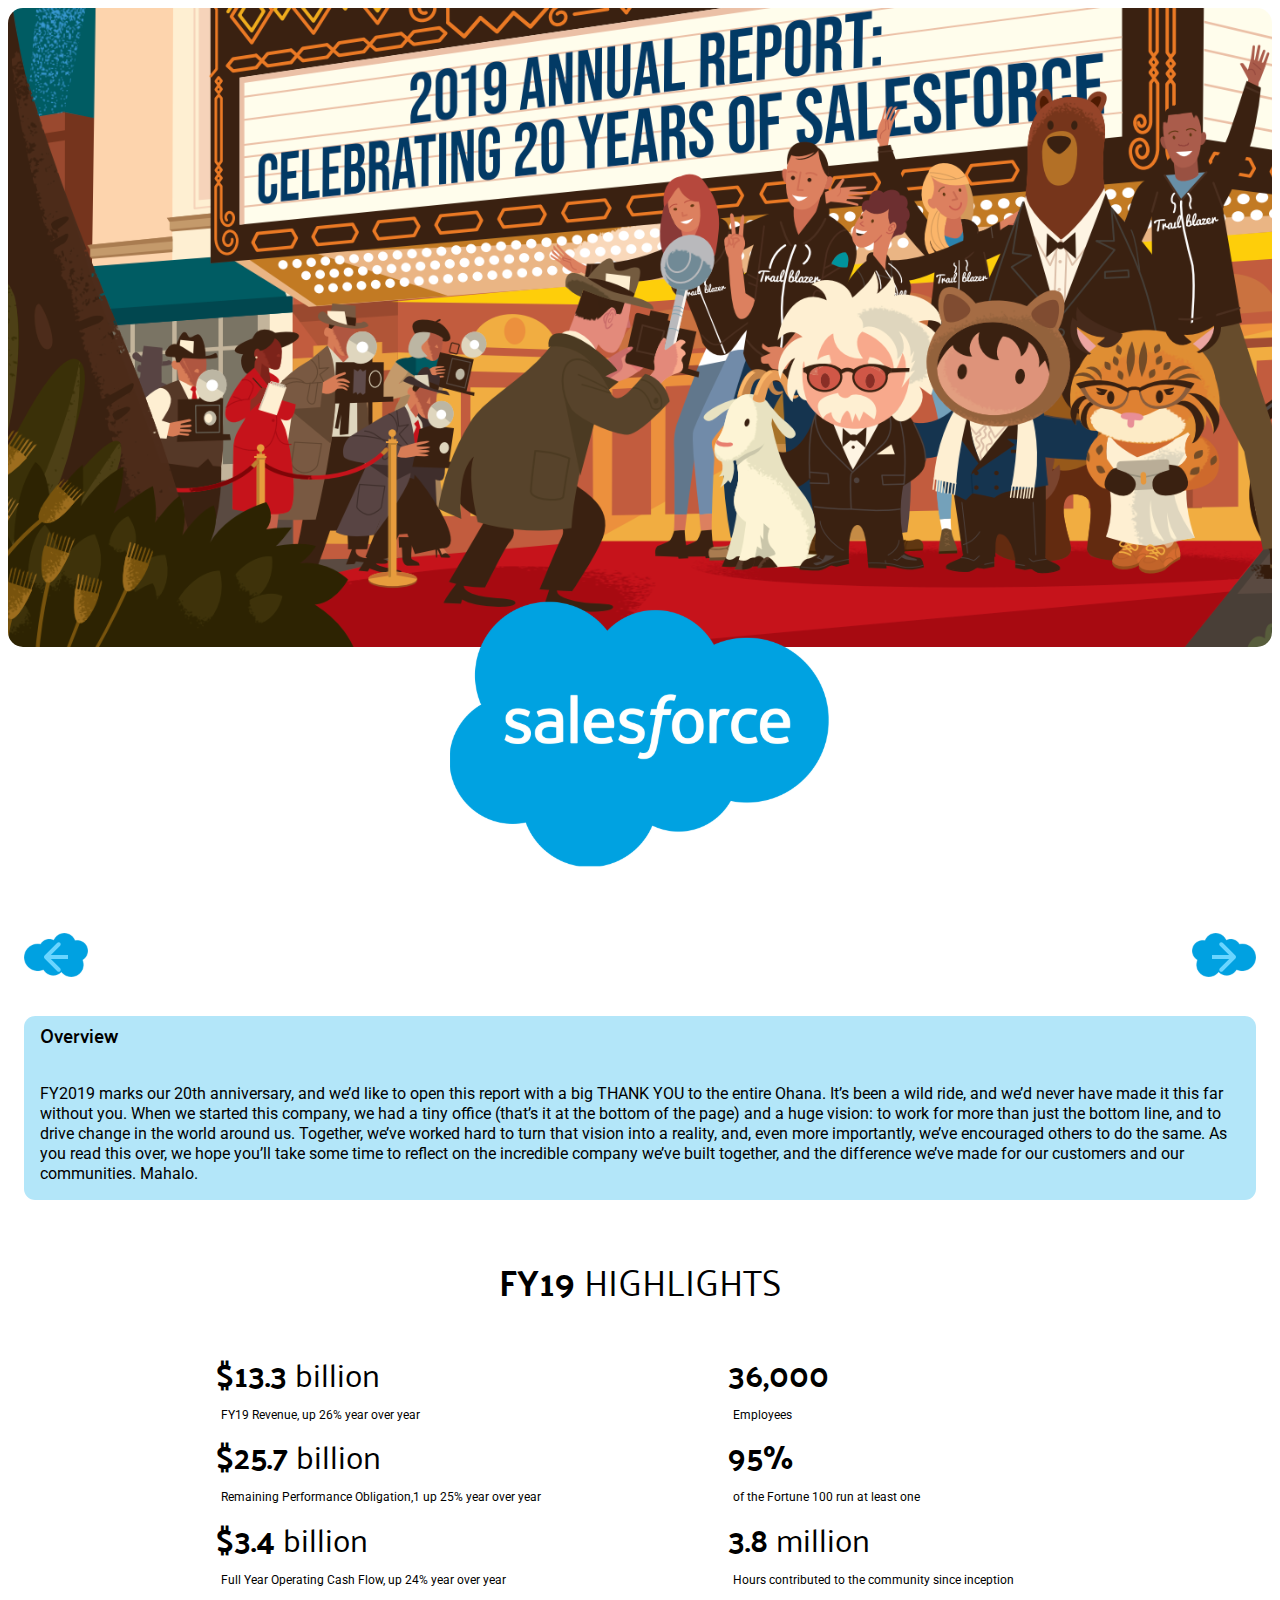
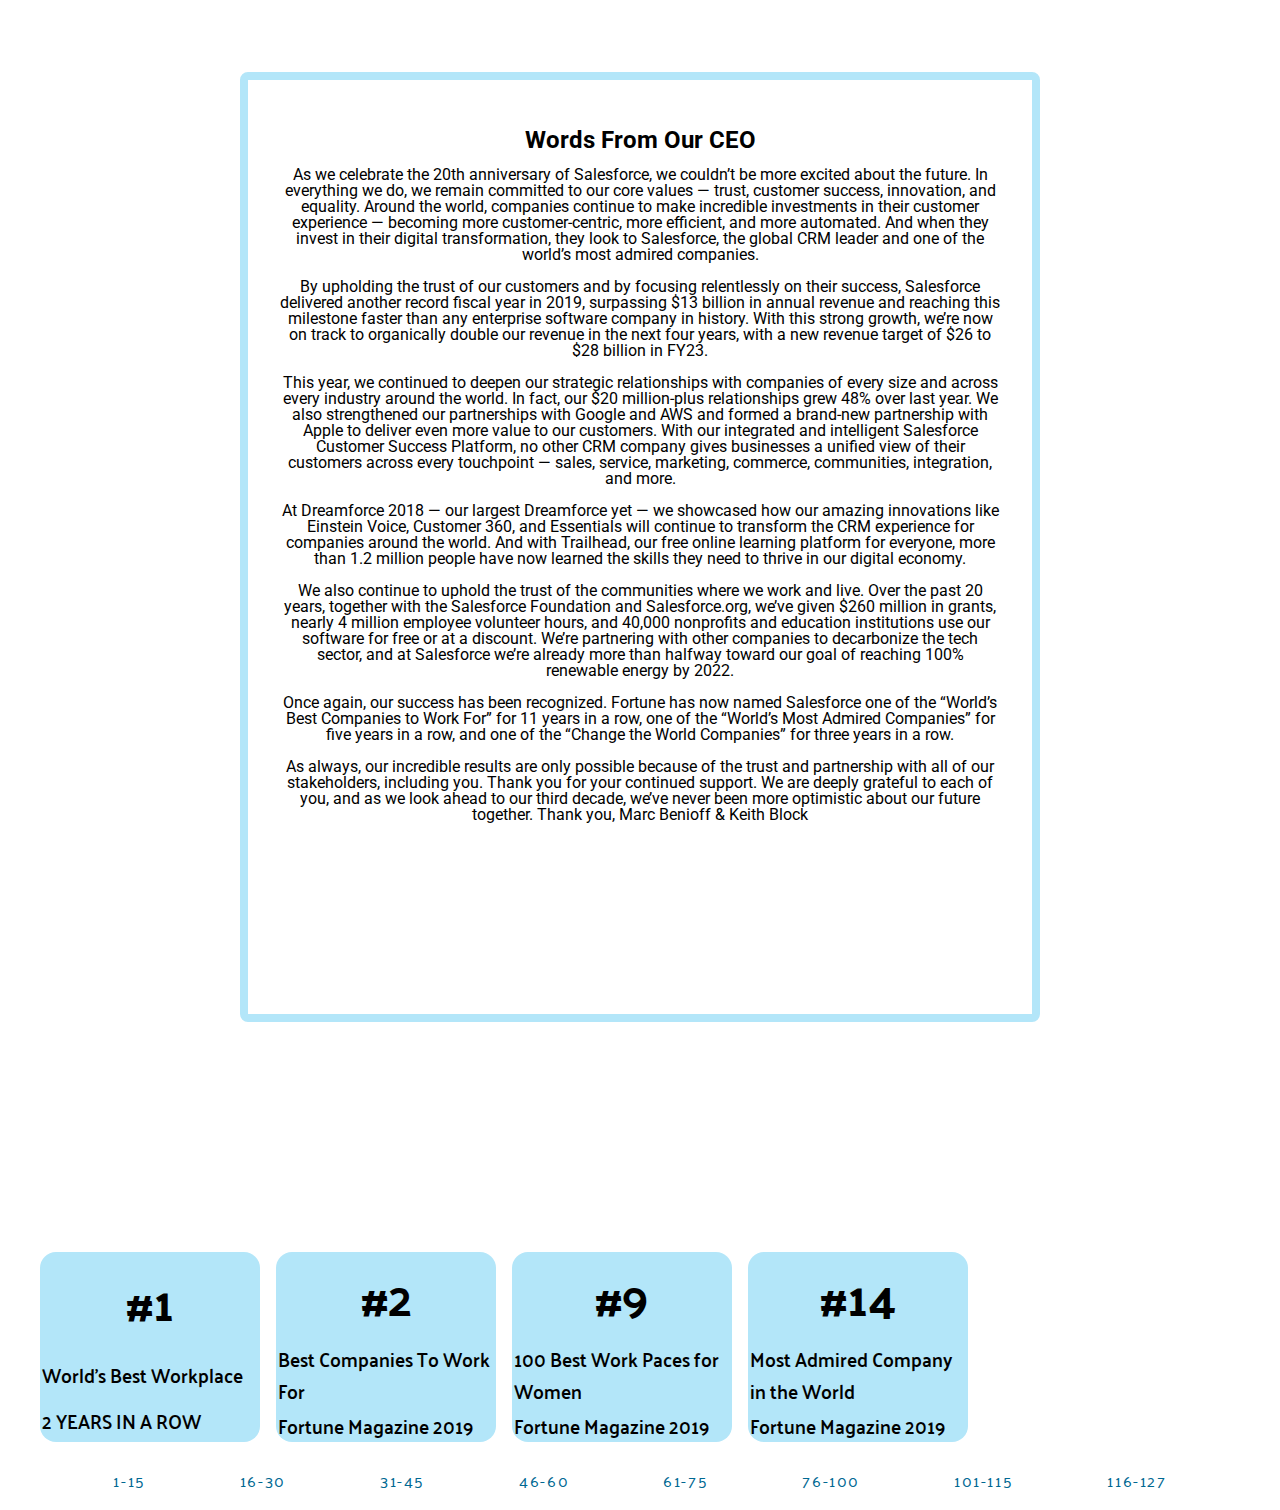
<file: index.html>
<!DOCTYPE html>
<html lang="en">
<head>
	<meta charset="utf-8">
	<title>Salesforce Annual Report</title>

	<link rel="stylesheet" media="screen" href="styles/styles.css">
	<script src="https://ajax.googleapis.com/ajax/libs/jquery/3.6.4/jquery.min.js"></script>
<script>
$(document).ready(function(){
  $(".open").click(function(){
    $(".popupOverlay").addClass('active');
  });
  $(".open").click(function(){
    $(".main").hide();
  });
  $(".close, .popupOverlay").click(function(){
    $(".popupOverlay").removeClass('active');
  });
  $(".close, .popupOverlay").click(function(){
    $(".main").show();
  });
});
</script>
	
	<meta name="viewport" content="width=device-width, initial-scale=1.0">
	
</head>

<body>

	<header>
		<img src="images/header.svg" alt="header image" class="header">
	</header>

	<div>
		<img  src="images/logo.svg" alt="logo"  class="logo">
	</div>

	<section class="navigation">

		<div class="nav-btn left">
			<a href="executives.html" >
			<img src="images/buttonleft.svg" alt="left button">
		</a>

		</div>

		<div class="nav-btn right">
			<a href="finance.html" >
			<img src="images/buttonright.svg" alt="right button">
		</a>
		</div>

		

	</section>

	<section class="intro">
		<h3>Overview</h3>
		<p>
			FY2019 marks our 20th anniversary, and we’d like to open this report with a big THANK YOU to the entire Ohana. It’s been a wild ride, and we’d never have made it this far without you. When we started this company, we had a tiny office (that’s it at the bottom of the page) and a huge vision: to work for more than just the bottom line, and to drive change in the world around us. Together, we’ve worked hard to turn that vision into a reality, and, even more importantly, we’ve encouraged others to do the same. As you read this over, we hope you’ll take some time to reflect on the incredible company we’ve built together, and the difference we’ve made for our customers and our communities. Mahalo.
		</p>
	</section>
	

	<section class="highlights">
		<h2><strong>FY19</strong> HIGHLIGHTS</h2>
		<div class="highlight-content">
		<h3><strong> $13.3 </strong> billion </h3>
		<p>FY19 Revenue, up 26% year over year</p>
		<h3> <strong>$25.7 </strong> billion </h3>
		<p>Remaining Performance Obligation,1 up 25% year over year</p>
		<h3> <strong>$3.4 </strong> billion</h3>
		<p>Full Year Operating Cash Flow, up 24% year over year</p>
		<h3><strong> 36,000</strong> </h3>
		<p>Employees</p>
		<h3><strong> 95%</strong> </h3>
		<p>of the Fortune 100 run at least one</p>
		<h3><strong> 3.8 </strong>million </h3>
		<p>Hours contributed to the community since inception</p>
	</div>
	</section>

	<div class="popupOverlay">
		
		<div class="popupcontent">
			<h2>Words From Our CEO</h2>
			
			
			<p>As we celebrate the 20th anniversary of Salesforce, we couldn’t be more excited about the future. In everything we do, we remain committed to our core values — trust, customer success, innovation, and equality. Around the world, companies continue to make incredible investments in their customer experience — becoming more customer-centric, more efficient, and more automated. And when they invest in their digital transformation, they look to Salesforce, the global CRM leader and one of the world’s most admired companies.<br><br>

				By upholding the trust of our customers and by focusing relentlessly on their success, Salesforce delivered another record fiscal year in 2019, surpassing $13 billion in annual revenue and reaching this milestone faster than any enterprise software company in history. With this strong growth, we’re now on track to organically double our revenue in the next four years, with a new revenue target of $26 to $28 billion in FY23.<br><br>
			   
				This year, we continued to deepen our strategic relationships with companies of every size and across every industry around the world. In fact, our $20 million-plus relationships grew 48% over last year. We also strengthened our partnerships with Google and AWS and formed a brand-new partnership with Apple to deliver even more value to our customers. With our integrated and intelligent Salesforce Customer Success Platform, no other CRM company gives businesses a unified view of their customers across every touchpoint — sales, service, marketing, commerce, communities, integration, and more. <br><br>
			   
			   At Dreamforce 2018 — our largest Dreamforce yet — we showcased how our amazing innovations like Einstein Voice, Customer 360, and Essentials will continue to transform the CRM experience for companies around the world. And with Trailhead, our free online learning platform for everyone, more than 1.2 million people have now learned the skills they need to thrive in our digital economy. <br><br>
			   
			   We also continue to uphold the trust of the communities where we work and live. Over the past 20 years, together with the Salesforce Foundation and Salesforce.org, we’ve given $260 million in grants, nearly 4 million employee volunteer hours, and 40,000 nonprofits and education institutions use our software for free or at a discount. We’re partnering with other companies to decarbonize the tech sector, and at Salesforce we’re already more than halfway toward our goal of reaching 100% renewable energy by 2022. <br><br>
			   
			   Once again, our success has been recognized. Fortune has now named Salesforce one of the “World’s Best Companies to Work For” for 11 years in a row, one of the “World’s Most Admired Companies” for five years in a row, and one of the “Change the World Companies” for three years in a row. <br><br>
			   
			   As always, our incredible results are only possible because of the trust and partnership with all of our stakeholders, including you. Thank you for your continued support. We are deeply grateful to each of you, and as we look ahead to our third decade, we’ve never been more optimistic about our future together. Thank you, Marc Benioff & Keith Block</p>
		
			   <a href="#" class="btn close">
				<img  src="images/closebtn.svg" alt="close button"  class="letter">
			   </a>

		</div>

		</div>
				 

	<section class="main">
	<div class="main-screen">
		<a href="#" class="btn open">
		<img  src="images/ceoletter.svg" alt="letter button"  class="letter">
	    </a>
	</div>
</section>

	<section class="awards">

		<div class="block 1">
			<h3>#1</h3>
			<p>World’s Best
				Workplace</p>
			<p>2 YEARS IN A ROW</p>



		</div>
		<div class="block 2">
			<h3>#2</h3>
			<p>Best Companies
				To Work For</p>
			<p>Fortune Magazine 2019</p>


		</div>
		<div class="block 3">
			<h3>#9</h3>
			<p>100 Best Work 
				Paces for Women</p>
			<p>Fortune Magazine 2019</p>


		</div>
		<div class="block 4">
			<h3>#14</h3>
			<p>Most Admired
				Company in
				 the World</p>
			<p>Fortune Magazine 2019</p>


		</div>
	</section>

	<footer>
		<div>
			<a href="#" class="pages">1-15</a>
		</div>
		<div>
			<a href="#" class="pages">16-30</a>
		</div>
		<div>
			<a href="#" class="pages">31-45</a>
		</div>
		<div>
			<a href="#" class="pages">46-60</a>
		</div>
		<div>
			<a href="#" class="pages">61-75</a>
		</div>
		<div>
			<a href="#" class="pages">76-100</a>
		</div>
		<div>
			<a href="#" class="pages">101-115</a>
		</div>
		<div>
			<a href="#" class="pages">116-127</a>
		</div>
	</footer>





</body>
</html>
</file>
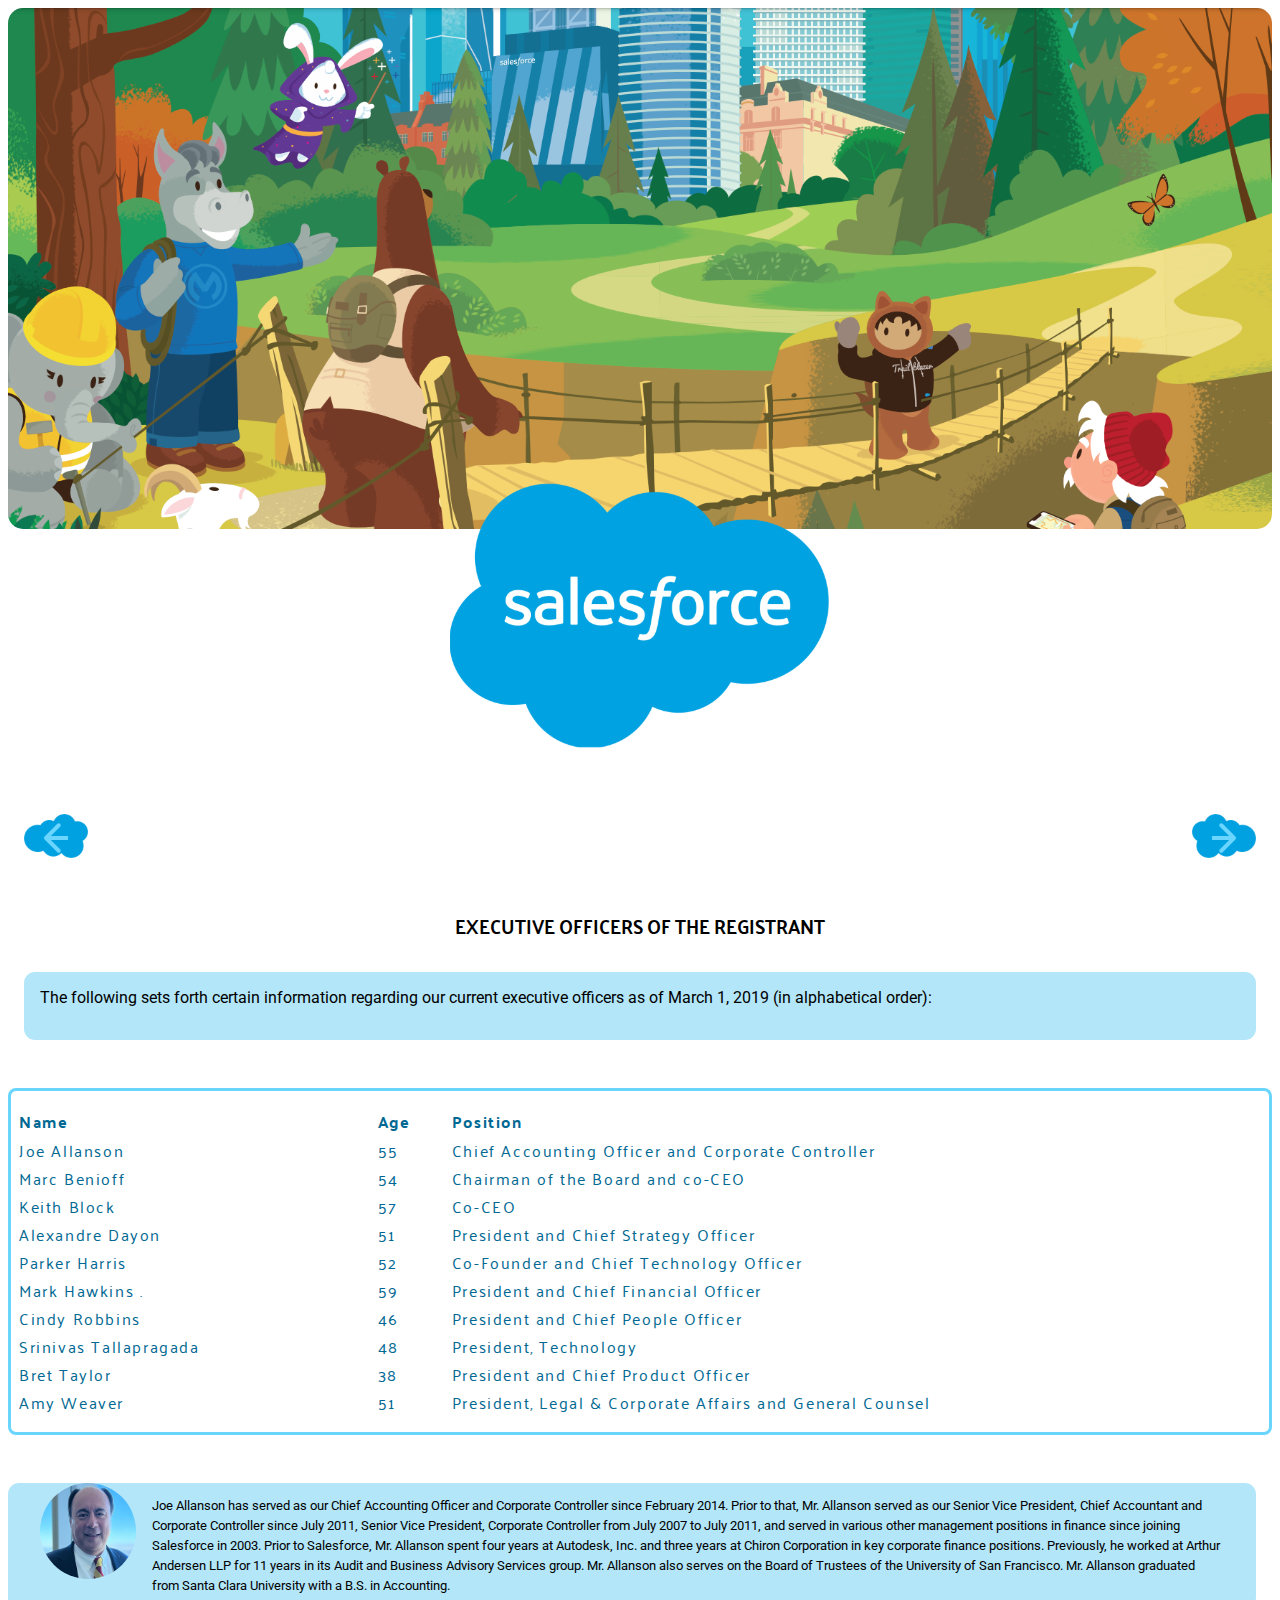
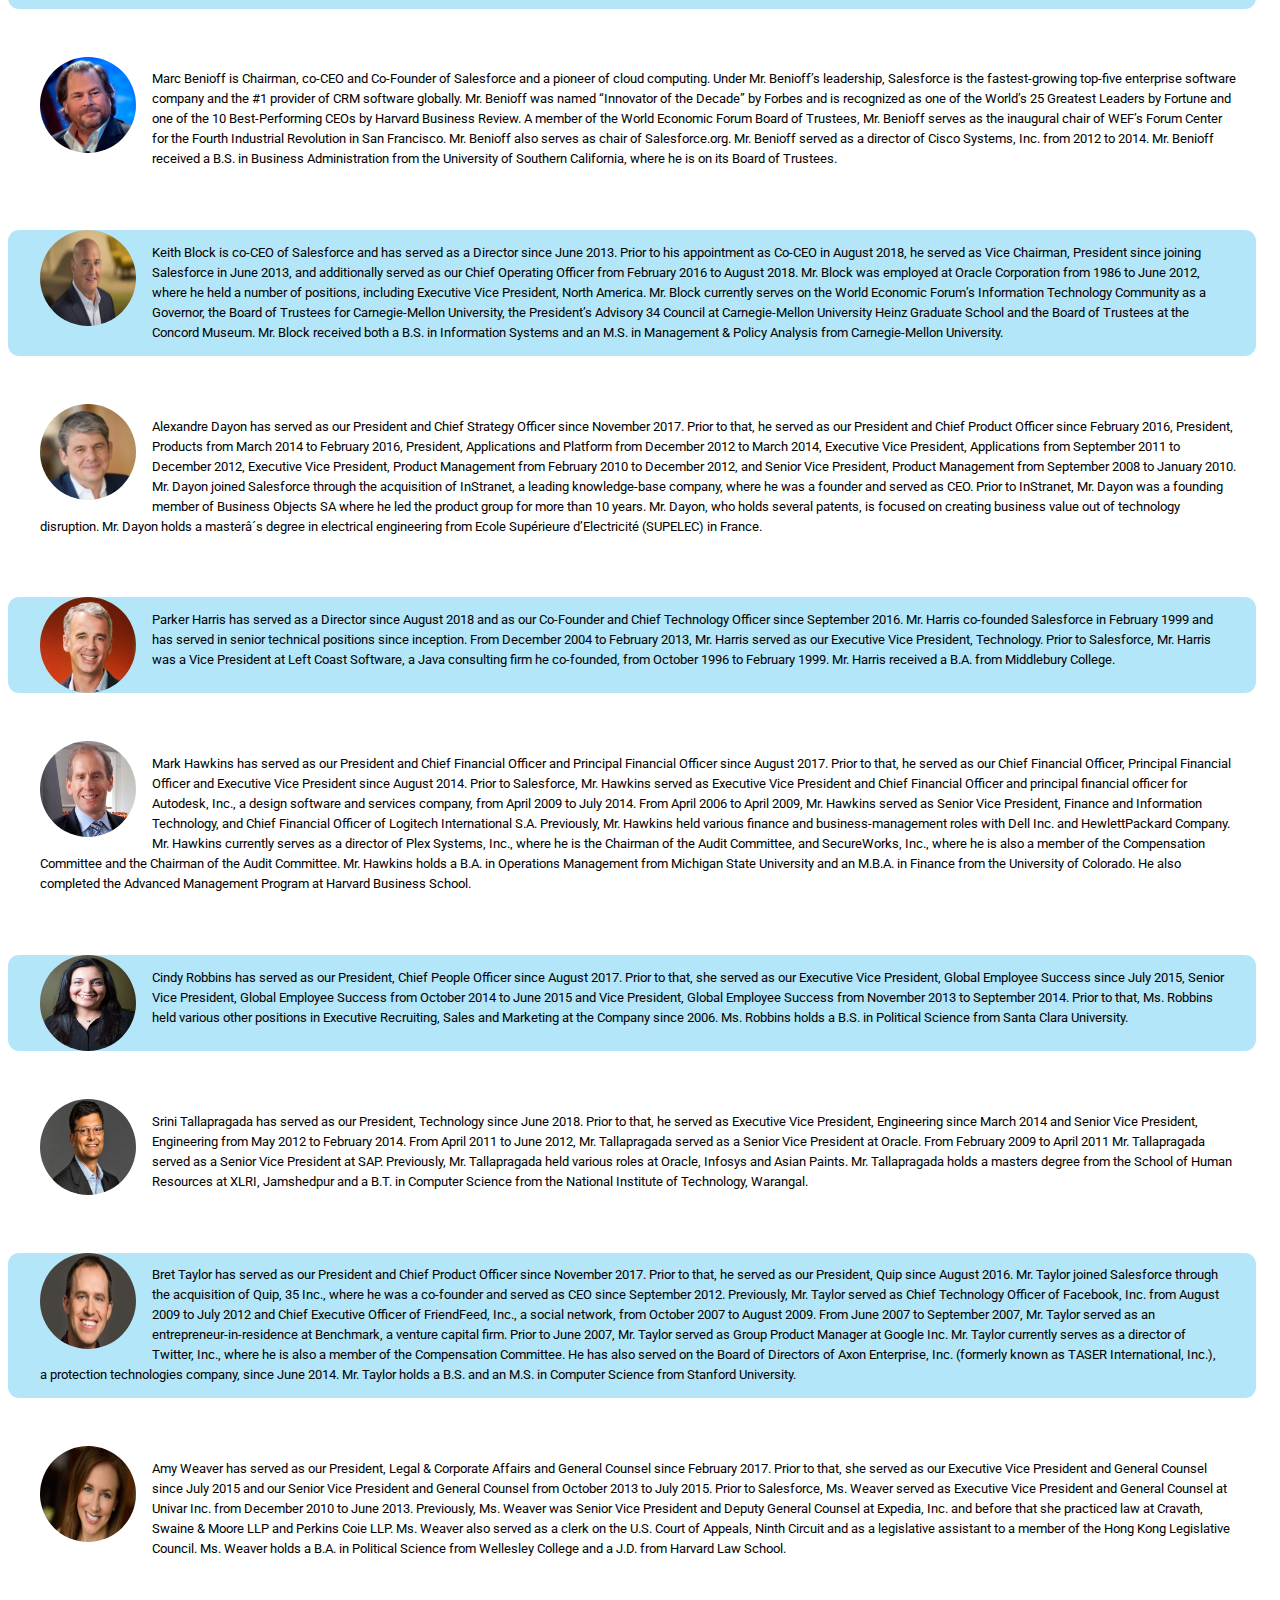
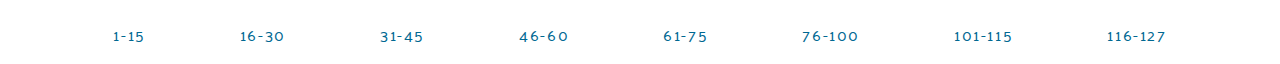
<file: executives.html>
<!DOCTYPE html>
<html lang="en">
<head>
	<meta charset="utf-8">
	<title>Salesforce Executives</title>

	<link rel="stylesheet" media="screen" href="styles/styles.css">
	
	
	<meta name="viewport" content="width=device-width, initial-scale=1.0">
	
</head>

<body>

	<header>
		<img src="images/execheader.svg" alt="header image" class="header">
	</header>

	<div>
		<img  src="images/logo.svg" alt="logo"  class="logo">
	</div>

	<section class="navigation">

		<div class="nav-btn left">
			<a href="finance.html" >
			<img src="images/buttonleft.svg" alt="left button">
		</a>

		</div>

		<div class="nav-btn right">
			<a href="index.html" >
			<img src="images/buttonright.svg" alt="right button">
		</a>
		</div>

		

	</section>

	<div class="exec-title">
	<h1>EXECUTIVE OFFICERS OF THE REGISTRANT</h1>
	</div>	
	
	<section class="finance intro">
		
		<p>
			The following sets forth certain information regarding our current executive officers as of March 1, 2019 (in
			alphabetical order):</p>
	</section>

	
	
	<section class="execs">
		<div class="exec-wrapper">
			<div class="box-1"><strong> Name </strong></div>
			<div class="box-2"><strong> Age</strong> </div>
			<div class="box-3"> <strong>Position</strong> </div>
			 <div class="box-4">Joe Allanson</div>
			<div class="box-5"> 55</div>
			<div class="box-6"> Chief Accounting Officer and Corporate Controller</div>
			<div class="box-7"> Marc Benioff</div>
			<div class="box-8"> 54 </div>
			<div class="box-30"> Chairman of the Board and co-CEO </div>
			<div class="box-9"> Keith Block</div>
			<div class="box-10">57 </div>
			<div class="box-11"> Co-CEO </div>
			<div class="box-12"> Alexandre Dayon </div>
			<div class="box-13"> 51 </div>
			<div class="box-14"> President and Chief Strategy Officer </div>
			<div class="box-15"> Parker Harris </div>
			<div class="box-16"> 52 </div>
			<div class="box-17"> Co-Founder and Chief Technology Officer </div>
			<div class="box-18">Mark Hawkins . </div>
			<div class="box-19"> 59 </div>
			<div class="box-20"> President and Chief Financial Officer </div>
			<div class="box-21"> Cindy Robbins </div>
			<div class="box-22"> 46 </div>
			<div class="box-23">President and Chief People Officer</div>
			<div class="box-24"> Srinivas Tallapragada </div>
			<div class="box-25"> 48 </div>
			<div class="box-26"> President, Technology </div>
			<div class="box-27"> Bret Taylor </div>
			<div class="box-28"> 38 </div>
			<div class="box-29">President and Chief Product Officer </div>
			<div class="box-31"> Amy Weaver </div>
			<div class="box-32"> 51 </div>
			<div class="box-33"> President, Legal & Corporate Affairs and General Counsel </div>
			

		</div>

	</section>

	<section class="executive one">
		<div class="headshot">
		<img src="images/allanson.png" >
	
		<p>
			Joe Allanson has served as our Chief Accounting Officer and Corporate Controller since February 2014.
Prior to that, Mr. Allanson served as our Senior Vice President, Chief Accountant and Corporate Controller since
July 2011, Senior Vice President, Corporate Controller from July 2007 to July 2011, and served in various other
management positions in finance since joining Salesforce in 2003. Prior to Salesforce, Mr. Allanson spent four
years at Autodesk, Inc. and three years at Chiron Corporation in key corporate finance positions. Previously, he
worked at Arthur Andersen LLP for 11 years in its Audit and Business Advisory Services group. Mr. Allanson
also serves on the Board of Trustees of the University of San Francisco. Mr. Allanson graduated from Santa
Clara University with a B.S. in Accounting.</p>
</div>
	</section>
	<section class="executive two">
		<div class="headshot">
		<img src="images/benioff.png" >
	
		<p>
			Marc Benioff is Chairman, co-CEO and Co-Founder of Salesforce and a pioneer of cloud computing. Under
Mr. Benioff’s leadership, Salesforce is the fastest-growing top-five enterprise software company and the #1
provider of CRM software globally. Mr. Benioff was named “Innovator of the Decade” by Forbes and is
recognized as one of the World’s 25 Greatest Leaders by Fortune and one of the 10 Best-Performing CEOs by
Harvard Business Review. A member of the World Economic Forum Board of Trustees, Mr. Benioff serves as
the inaugural chair of WEF’s Forum Center for the Fourth Industrial Revolution in San Francisco. Mr. Benioff
also serves as chair of Salesforce.org. Mr. Benioff served as a director of Cisco Systems, Inc. from 2012 to 2014.
Mr. Benioff received a B.S. in Business Administration from the University of Southern California, where he is
on its Board of Trustees.</p>
</div>
	</section>

	<section class="executive three">
		<div class="headshot">
		<img src="images/block.png" >
	
		<p>
			Keith Block is co-CEO of Salesforce and has served as a Director since June 2013. Prior to his appointment
as Co-CEO in August 2018, he served as Vice Chairman, President since joining Salesforce in June 2013, and
additionally served as our Chief Operating Officer from February 2016 to August 2018. Mr. Block was employed
at Oracle Corporation from 1986 to June 2012, where he held a number of positions, including Executive Vice
President, North America. Mr. Block currently serves on the World Economic Forum’s Information Technology
Community as a Governor, the Board of Trustees for Carnegie-Mellon University, the President’s Advisory
34
Council at Carnegie-Mellon University Heinz Graduate School and the Board of Trustees at the Concord
Museum. Mr. Block received both a B.S. in Information Systems and an M.S. in Management & Policy Analysis
from Carnegie-Mellon University.</p>
</div>
	</section>

	<section class="executive four">
		<div class="headshot">
		<img src="images/dayon.png" >
	
		<p>
			Alexandre Dayon has served as our President and Chief Strategy Officer since November 2017. Prior to
that, he served as our President and Chief Product Officer since February 2016, President, Products from March
2014 to February 2016, President, Applications and Platform from December 2012 to March 2014, Executive
Vice President, Applications from September 2011 to December 2012, Executive Vice President, Product
Management from February 2010 to December 2012, and Senior Vice President, Product Management from
September 2008 to January 2010. Mr. Dayon joined Salesforce through the acquisition of InStranet, a leading
knowledge-base company, where he was a founder and served as CEO. Prior to InStranet, Mr. Dayon was a
founding member of Business Objects SA where he led the product group for more than 10 years. Mr. Dayon,
who holds several patents, is focused on creating business value out of technology disruption. Mr. Dayon holds a
masterâ´s degree in electrical engineering from Ecole Supérieure d’Electricité (SUPELEC) in France.</p>
</div>
	</section>

	<section class="executive five">
		<div class="headshot">
		<img src="images/harris.png" >
	
		<p>
			Parker Harris has served as a Director since August 2018 and as our Co-Founder and Chief Technology
Officer since September 2016. Mr. Harris co-founded Salesforce in February 1999 and has served in senior
technical positions since inception. From December 2004 to February 2013, Mr. Harris served as our Executive
Vice President, Technology. Prior to Salesforce, Mr. Harris was a Vice President at Left Coast Software, a Java
consulting firm he co-founded, from October 1996 to February 1999. Mr. Harris received a B.A. from
Middlebury College.</p>
</div>
	</section>

	<section class="executive six">
		<div class="headshot">
		<img src="images/hawkins.png" >
	
		<p>
			Mark Hawkins has served as our President and Chief Financial Officer and Principal Financial Officer since
August 2017. Prior to that, he served as our Chief Financial Officer, Principal Financial Officer and Executive
Vice President since August 2014. Prior to Salesforce, Mr. Hawkins served as Executive Vice President and
Chief Financial Officer and principal financial officer for Autodesk, Inc., a design software and services
company, from April 2009 to July 2014. From April 2006 to April 2009, Mr. Hawkins served as Senior Vice
President, Finance and Information Technology, and Chief Financial Officer of Logitech International S.A.
Previously, Mr. Hawkins held various finance and business-management roles with Dell Inc. and HewlettPackard Company. Mr. Hawkins currently serves as a director of Plex Systems, Inc., where he is the Chairman of
the Audit Committee, and SecureWorks, Inc., where he is also a member of the Compensation Committee and
the Chairman of the Audit Committee. Mr. Hawkins holds a B.A. in Operations Management from Michigan
State University and an M.B.A. in Finance from the University of Colorado. He also completed the Advanced
Management Program at Harvard Business School.</p>
</div>
	</section>

	<section class="executive seven">
		<div class="headshot">
		<img src="images/robbins.png" >
	
		<p>
			Cindy Robbins has served as our President, Chief People Officer since August 2017. Prior to that, she served
as our Executive Vice President, Global Employee Success since July 2015, Senior Vice President, Global
Employee Success from October 2014 to June 2015 and Vice President, Global Employee Success from
November 2013 to September 2014. Prior to that, Ms. Robbins held various other positions in Executive
Recruiting, Sales and Marketing at the Company since 2006. Ms. Robbins holds a B.S. in Political Science from
Santa Clara University.</p>
</div>
	</section>

	<section class="executive eight">
		<div class="headshot">
		<img src="images/talla.png" >
	
		<p>
			Srini Tallapragada has served as our President, Technology since June 2018. Prior to that, he served as
Executive Vice President, Engineering since March 2014 and Senior Vice President, Engineering from May 2012
to February 2014. From April 2011 to June 2012, Mr. Tallapragada served as a Senior Vice President at Oracle.
From February 2009 to April 2011 Mr. Tallapragada served as a Senior Vice President at SAP. Previously,
Mr. Tallapragada held various roles at Oracle, Infosys and Asian Paints. Mr. Tallapragada holds a masters degree
from the School of Human Resources at XLRI, Jamshedpur and a B.T. in Computer Science from the National
Institute of Technology, Warangal.</p>
</div>
	</section>

	<section class="executive nine">
		<div class="headshot">
		<img src="images/taylor.png" >
	
		<p>
			Bret Taylor has served as our President and Chief Product Officer since November 2017. Prior to that, he
served as our President, Quip since August 2016. Mr. Taylor joined Salesforce through the acquisition of Quip,
35
Inc., where he was a co-founder and served as CEO since September 2012. Previously, Mr. Taylor served as
Chief Technology Officer of Facebook, Inc. from August 2009 to July 2012 and Chief Executive Officer of
FriendFeed, Inc., a social network, from October 2007 to August 2009. From June 2007 to September 2007,
Mr. Taylor served as an entrepreneur-in-residence at Benchmark, a venture capital firm. Prior to June 2007,
Mr. Taylor served as Group Product Manager at Google Inc. Mr. Taylor currently serves as a director of Twitter,
Inc., where he is also a member of the Compensation Committee. He has also served on the Board of Directors of
Axon Enterprise, Inc. (formerly known as TASER International, Inc.), a protection technologies company, since
June 2014. Mr. Taylor holds a B.S. and an M.S. in Computer Science from Stanford University.</p>
</div>
	</section>

	<section class="executive ten">
		<div class="headshot">
		<img src="images/weaver.png" >
	
		<p>
			Amy Weaver has served as our President, Legal & Corporate Affairs and General Counsel since February
2017. Prior to that, she served as our Executive Vice President and General Counsel since July 2015 and our
Senior Vice President and General Counsel from October 2013 to July 2015. Prior to Salesforce, Ms. Weaver
served as Executive Vice President and General Counsel at Univar Inc. from December 2010 to June 2013.
Previously, Ms. Weaver was Senior Vice President and Deputy General Counsel at Expedia, Inc. and before that
she practiced law at Cravath, Swaine & Moore LLP and Perkins Coie LLP. Ms. Weaver also served as a clerk on
the U.S. Court of Appeals, Ninth Circuit and as a legislative assistant to a member of the Hong Kong Legislative
Council. Ms. Weaver holds a B.A. in Political Science from Wellesley College and a J.D. from Harvard Law
School.</p>
</div>
	</section>


<footer>
		<div>
			<a href="#" class="pages">1-15</a>
		</div>
		<div>
			<a href="#" class="pages">16-30</a>
		</div>
		<div>
			<a href="#" class="pages">31-45</a>
		</div>
		<div>
			<a href="#" class="pages">46-60</a>
		</div>
		<div>
			<a href="#" class="pages">61-75</a>
		</div>
		<div>
			<a href="#" class="pages">76-100</a>
		</div>
		<div>
			<a href="#" class="pages">101-115</a>
		</div>
		<div>
			<a href="#" class="pages">116-127</a>
		</div>
	</footer>


</body>
</html>
</file>
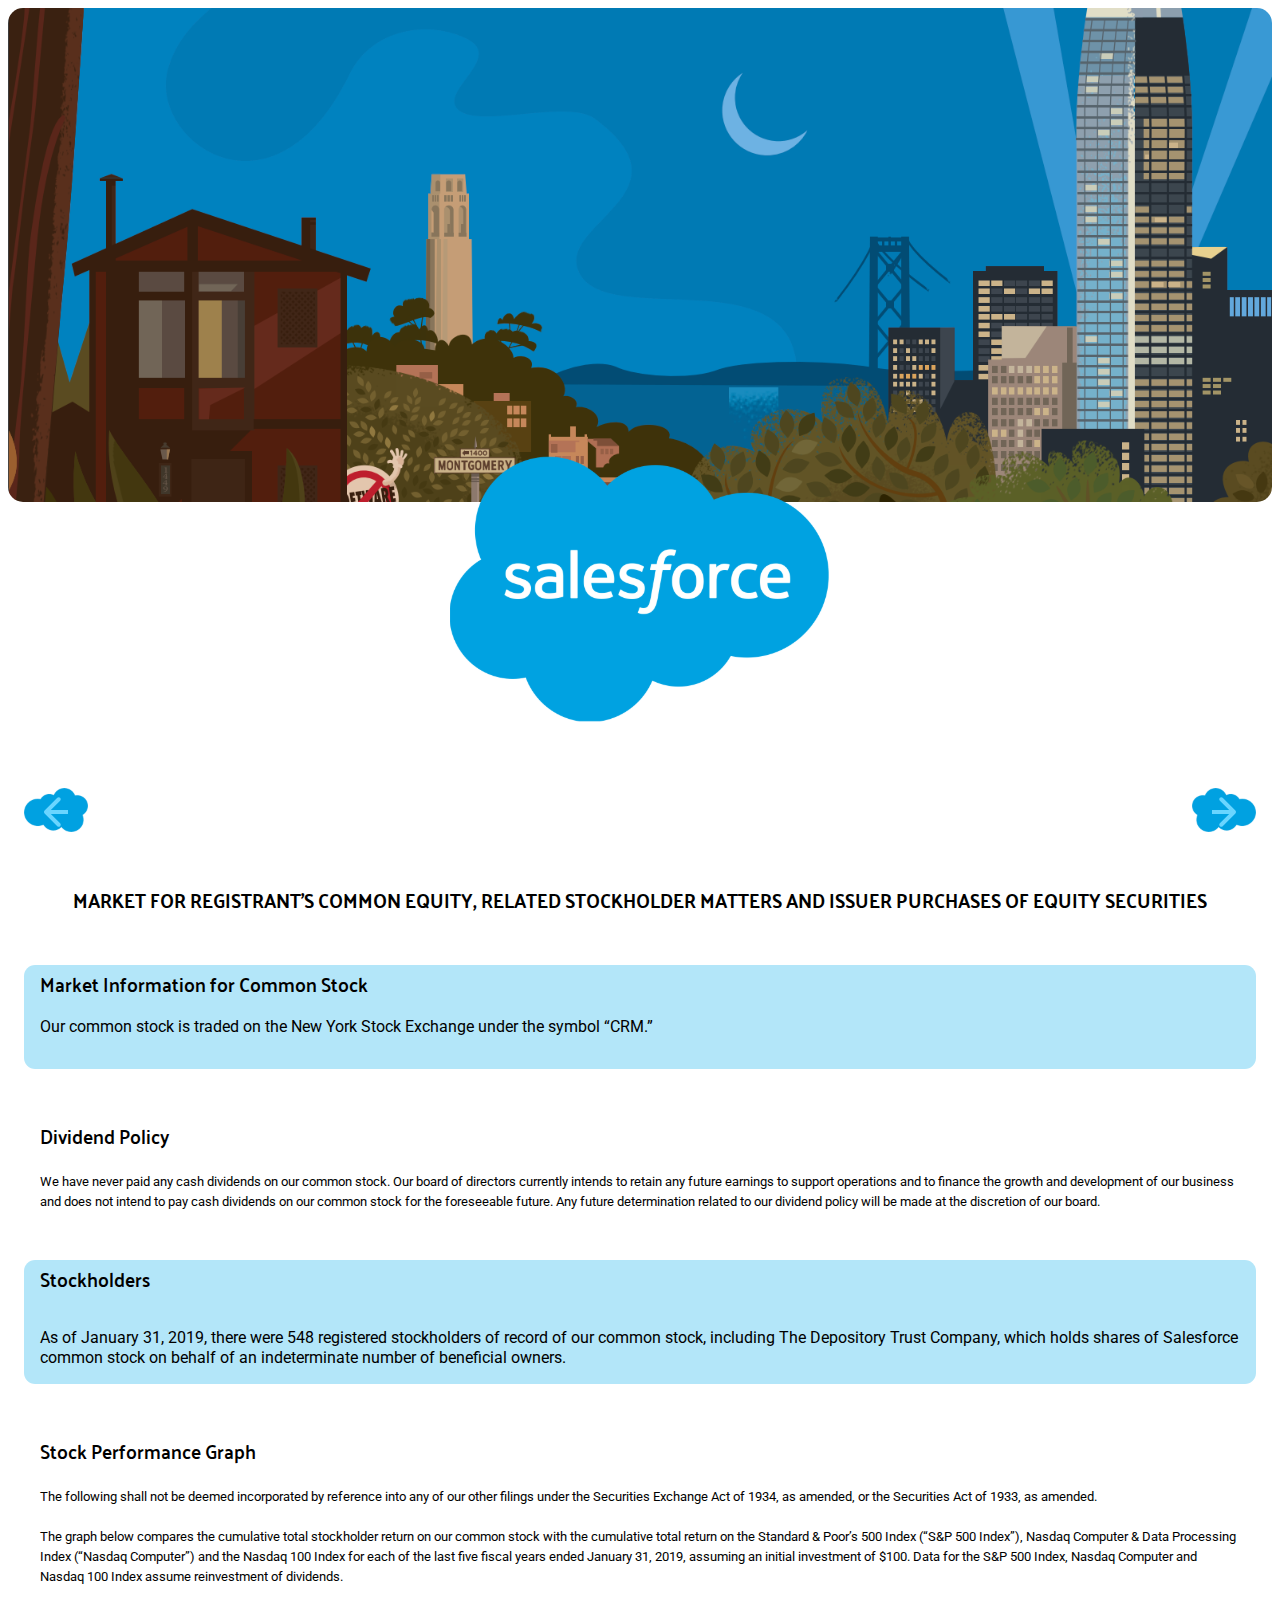
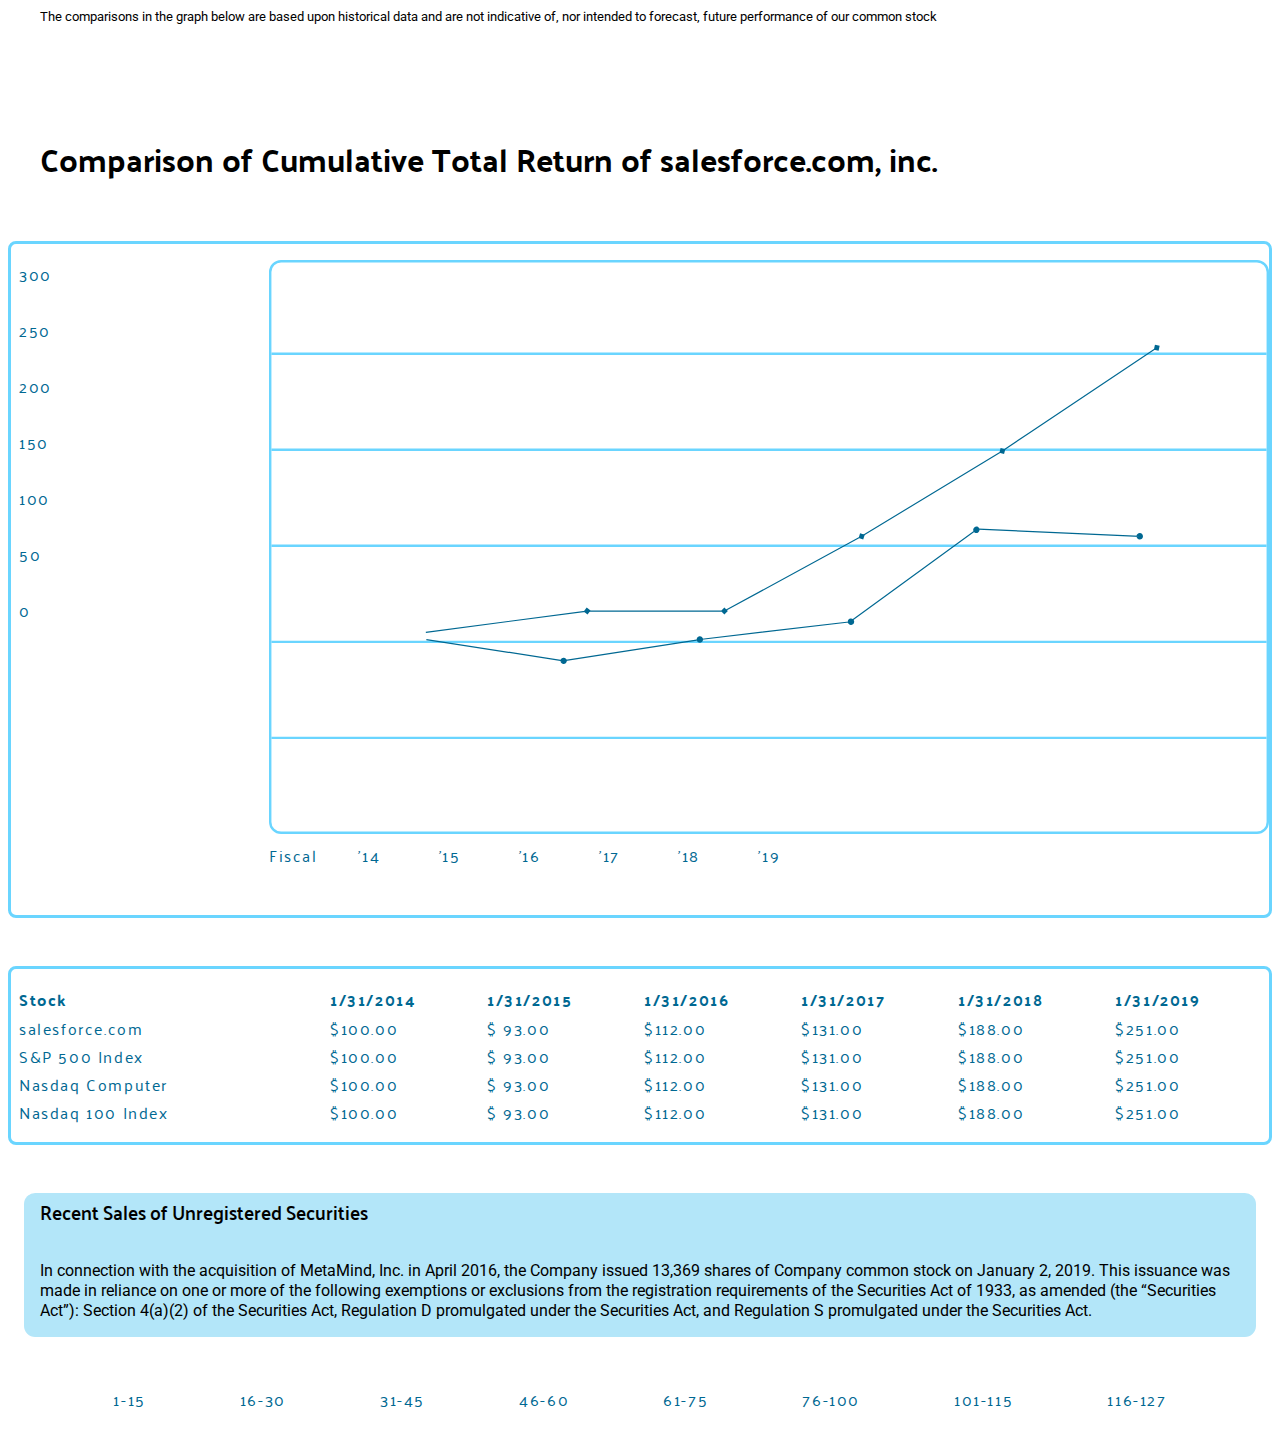
<file: finance.html>
<!DOCTYPE html>
<html lang="en">
<head>
	<meta charset="utf-8">
	<title>Salesforce Finance</title>

	<link rel="stylesheet" media="screen" href="styles/styles.css">
	
	
	<meta name="viewport" content="width=device-width, initial-scale=1.0">
	
</head>

<body>

	<header>
		<img src="images/financeheader.svg" alt="header image" class="header">
	</header>

	<div>
		<img  src="images/logo.svg" alt="logo"  class="logo">
	</div>

	<section class="navigation">

		<div class="nav-btn left">
			<a href="index.html" >
			<img src="images/buttonleft.svg" alt="left button">
		</a>

		</div>

		<div class="nav-btn right">
			<a href="executives.html" >
			<img src="images/buttonright.svg" alt="right button">
		</a>
		</div>

		

	</section> 

	<div class="finance-title">
	<h1>MARKET FOR REGISTRANT’S COMMON EQUITY, RELATED STOCKHOLDER MATTERS AND ISSUER PURCHASES OF EQUITY SECURITIES</h1>
	</div>	
	
	<section class="finance intro">
		<h3>Market Information for Common Stock</h3>
		<p>
			Our common stock is traded on the New York Stock Exchange under the symbol “CRM.”		</p>
	</section>
	
	
	<section class="dividend">
		<h3>Dividend Policy</h3>
		<p>
			We have never paid any cash dividends on our common stock. Our board of directors currently intends to retain any future earnings to support operations and to finance the growth and development of our business and does not intend to pay cash dividends on our common stock for the foreseeable future. Any future determination related to our dividend policy will be made at the discretion of our board.	
		</p>
	</section>
	<section class="stock intro">
		<h3>Stockholders</h3>
		<p>
			As of January 31, 2019, there were 548 registered stockholders of record of our common stock, including The Depository Trust Company, which holds shares of Salesforce common stock on behalf of an indeterminate number of beneficial owners.</p>
	</section>

	<section class="perform">
		<h3>Stock Performance Graph</h3>
		<p>The following shall not be deemed incorporated by reference into any of our other filings under the Securities Exchange Act of 1934, as amended, or the Securities Act of 1933, as amended. <br><br>

			The graph below compares the cumulative total stockholder return on our common stock with the cumulative total return on the Standard & Poor’s 500 Index (“S&P 500 Index”), Nasdaq Computer & Data Processing Index (“Nasdaq Computer”) and the Nasdaq 100 Index for each of the last five fiscal years ended January 31, 2019, assuming an initial investment of $100. Data for the S&P 500 Index, Nasdaq Computer and Nasdaq 100 Index assume reinvestment of dividends. <br><br>
			
			The comparisons in the graph below are based upon historical data and are not indicative of, nor intended to forecast, future performance of our common stock
		</p>
	</section>

	<section class="graph">
		<div class="graph-title">
			<h1>Comparison of Cumulative Total Return of salesforce.com, inc.</h1>
			</div>
			<div class="graph-wrapper-first">
				<div class="box-1">300<br><br> 250<br> <br>200<br><br> 150<br><br> 100<br><br> 50<br><br> 0</div>
	
				<div class="box-8"><img src="images/graph.svg" alt="Graph"> </div>
			    <div class="box-9"> Fiscal&emsp;&emsp; '14&emsp;&emsp;&emsp; '15&emsp;&emsp;&emsp; '16 &emsp;&emsp;&emsp;'17 &emsp;&emsp;&emsp;'18 &emsp;&emsp;&emsp;'19  </div>
				
			</div>
			<div class="graph-wrapper">
				<div class="box-1"><strong> Stock </strong></div>
  				<div class="box-2"><strong> 1/31/2014</strong> </div>
  				<div class="box-3"> <strong>1/31/2015</strong> </div>
 				<div class="box-4"><strong> 1/31/2016</strong></div>
				<div class="box-5"> <strong>1/31/2017 </strong></div>
				<div class="box-6"> <strong>1/31/2018 </strong></div>
				<div class="box-7"> <strong>1/31/2019 </strong></div>
				<div class="box-8"> salesforce.com </div>
				<div class="box-9"> $100.00 </div>
  				<div class="box-10"> $ 93.00 </div>
  				<div class="box-11"> $112.00 </div>
 				<div class="box-12"> $131.00 </div>
				<div class="box-13"> $188.00 </div>
				<div class="box-14"> $251.00 </div>
				<div class="box-15"> S&P 500 Index </div>
				<div class="box-16"> $100.00 </div>
				<div class="box-17"> $ 93.00 </div>
				<div class="box-18"> $112.00 </div>
				<div class="box-19"> $131.00 </div>
				<div class="box-20"> $188.00 </div>
				<div class="box-21"> $251.00 </div>
				<div class="box-22"> Nasdaq Computer </div>
				<div class="box-23"> $100.00 </div>
				<div class="box-24"> $ 93.00 </div>
				<div class="box-25"> $112.00 </div>
			    <div class="box-26"> $131.00 </div>
			    <div class="box-27"> $188.00 </div>
			    <div class="box-28"> $251.00 </div>
			    <div class="box-29"> Nasdaq 100 Index </div>
				<div class="box-30"> $100.00 </div>
				<div class="box-31"> $ 93.00 </div>
				<div class="box-32"> $112.00 </div>
			    <div class="box-33"> $131.00 </div>
			    <div class="box-34"> $188.00 </div>
			    <div class="box-35"> $251.00 </div>

			</div>


		
	</section>
	<section class="sales intro">
		<h3>Recent Sales of Unregistered Securities</h3>
		<p>
			In connection with the acquisition of MetaMind, Inc. in April 2016, the Company issued 13,369 shares of Company common stock on January 2, 2019. This issuance was made in reliance on one or more of the following exemptions or exclusions from the registration requirements of the Securities Act of 1933, as amended (the “Securities Act”): Section 4(a)(2) of the Securities Act, Regulation D promulgated under the Securities Act, and Regulation S promulgated under the Securities Act.</p>
	</section>
<footer>
		<div>
			<a href="#" class="pages">1-15</a>
		</div>
		<div>
			<a href="#" class="pages">16-30</a>
		</div>
		<div>
			<a href="#" class="pages">31-45</a>
		</div>
		<div>
			<a href="#" class="pages">46-60</a>
		</div>
		<div>
			<a href="#" class="pages">61-75</a>
		</div>
		<div>
			<a href="#" class="pages">76-100</a>
		</div>
		<div>
			<a href="#" class="pages">101-115</a>
		</div>
		<div>
			<a href="#" class="pages">116-127</a>
		</div>
	</footer>





</body>
</html>
</file>
<file: styles/styles.css>
@import url("https://fonts.googleapis.com/css2?family=Palanquin:wght@400;600;700&family=Roboto&display=swap");
* {
  box-sizing: border-box;
}

.header {
  max-width: 100%;
  height: auto;
  border-radius: 15px;
}

.logo {
  max-height: 100%;
  display: block;
  margin-left: auto;
  margin-right: auto;
  margin-bottom: 0;
  width: 30%;
  position: relative;
  top: -50px;
}

.intro {
  padding-top: 0;
  margin: 0rem 1rem 3rem 1rem;
  background-color: #B3E6F9;
  border-radius: 0.7rem;
}
.intro p {
  font-family: "Roboto", sans-serif;
  font-weight: 400;
  font-size: 0.8rem;
  padding: 1rem;
  text-align: left;
  line-height: 1.25rem;
}
.intro h3 {
  margin-bottom: 0;
  font-family: "Palanquin", sans-serif;
  font-weight: 600;
  font-size: 1.2rem;
  padding-left: 1rem;
}

.highlights {
  margin: 3rem;
  text-align: center;
}
.highlights h2 {
  font-family: "Palanquin", sans-serif;
  font-weight: 400;
  font-size: 2.25rem;
}
.highlights h3 {
  font-family: "Palanquin", sans-serif;
  font-weight: 400;
  font-size: 2rem;
  text-align: left;
  margin: 0;
  padding: 0;
}
.highlights p {
  font-family: "Roboto", sans-serif;
  font-weight: 400;
  font-size: 0.75rem;
  text-align: left;
  margin: 0.3rem;
  padding: 0;
}

.popupOverlay {
  font-family: "Roboto", sans-serif;
  font-weight: 400;
  font-size: 0.75rem;
  display: flex;
  padding: 2rem;
  background-color: #FFFFFF;
  top: 0;
  width: 100%;
  height: 100%;
  justify-content: center;
  position: absolute;
  visibility: hidden;
}
.popupOverlay .popupcontent {
  background-color: #FFFFFF;
  border-style: solid;
  border-width: 0.5rem;
  border-color: #B3E6F9;
  border-radius: 8px;
  width: 35rem;
  height: 1520px;
  left: 0;
  top: 0;
  padding: 2rem;
  margin: 0;
  text-align: center;
  line-height: 1rem;
}

.popupOverlay.active {
  visibility: visible;
}

.main.active {
  visibility: hidden;
}

.main {
  display: flex;
  justify-content: center;
  margin-top: 3rem;
  margin-bottom: 3rem;
}
.main .main-screen {
  width: 300px;
  height: auto;
  padding: 0.5rem;
  background-color: #FFFFFF;
}
.main .main-screen .letter {
  max-height: 100%;
  display: block;
  margin-left: auto;
  margin-right: auto;
  margin-bottom: 0;
  width: 40%;
  position: relative;
}

.awards {
  display: flex;
  flex-wrap: wrap;
  padding-left: 5.5rem;
}
.awards .block {
  display: flex;
  align-items: center;
  flex-wrap: wrap;
  width: 220px;
  margin: 0.5rem;
  justify-content: center;
  background-color: #B3E6F9;
  border-radius: 1rem;
}
.awards .block h3 {
  font-family: "Palanquin", sans-serif;
  font-weight: 700;
  font-size: 3rem;
  margin: 0;
  padding: 0;
}
.awards .block p {
  font-family: "Palanquin", sans-serif;
  font-weight: 600;
  font-size: 1.2rem;
  margin: 0;
  padding: 0;
  line-height: 2rem;
  width: 220px;
  padding: 0.1rem;
}

.navigation {
  display: flex;
  justify-content: space-between; /* Safari */
  position: sticky;
  top: 200px;
  width: 100%;
  padding: 0;
  margin: 0;
}
.navigation .nav-btn {
  margin: 1rem;
  padding: 0;
}

footer {
  display: flex;
  justify-content: space-evenly;
  margin: 1rem;
}
footer .pages {
  margin: 0.3rem;
  font-family: "Palanquin", sans-serif;
  font-weight: 400;
  font-size: 1rem;
  letter-spacing: 0.1rem;
  text-decoration: none;
  color: #006892;
}

/* Finance */
.finance-title {
  font-family: "Palanquin", sans-serif;
  font-weight: 700;
  font-size: 0.6rem;
  text-align: center;
  padding: 1rem;
  max-width: 100%;
}

.finance h3 {
  text-align: left;
  font-family: "Palanquin", sans-serif;
  font-weight: 600;
  font-size: 1.2rem;
}
.finance p {
  font-family: "Roboto", sans-serif;
  font-weight: 400;
  font-size: 0.8rem;
  margin: 0;
  padding-bottom: 2rem;
}

.dividend {
  margin-bottom: 3rem;
}
.dividend h3 {
  font-family: "Palanquin", sans-serif;
  font-weight: 600;
  font-size: 1.2rem;
  padding-left: 2rem;
}
.dividend p {
  font-family: "Roboto", sans-serif;
  font-weight: 400;
  font-size: 0.8rem;
  padding-left: 2rem;
  padding-right: 2rem;
  line-height: 1.25rem;
}

.stock p {
  text-align: left;
}
.stock h3 {
  font-family: "Palanquin", sans-serif;
  font-weight: 600;
  font-size: 1.2rem;
  padding-left: 1rem;
}

.perform {
  margin-bottom: 3rem;
}
.perform h3 {
  font-family: "Palanquin", sans-serif;
  font-weight: 600;
  font-size: 1.2rem;
  padding-left: 2rem;
}
.perform p {
  font-family: "Roboto", sans-serif;
  font-weight: 400;
  font-size: 0.8rem;
  padding-left: 2rem;
  padding-right: 2rem;
  line-height: 1.25rem;
}

.graph .graph-title {
  font-family: "Palanquin", sans-serif;
  font-weight: 600;
  font-size: 1rem;
  padding: 2rem;
}
.graph .graph-wrapper-first {
  display: grid;
  grid-template-areas: "A B" "A C";
  font-family: "Palanquin", sans-serif;
  font-weight: 400;
  font-size: 0.6rem;
  border-style: solid;
  border-width: 0.2rem;
  border-color: #6AD5FF;
  border-radius: 8px;
  color: #006892;
  padding-top: 1rem;
  padding-bottom: 1rem;
  padding-left: 0.5rem;
  grid-template-rows: 1fr 0.1fr;
  grid-template-columns: 0.5fr 2fr;
  margin-bottom: 3rem;
}
.graph .graph-wrapper-first .box-1 {
  grid-area: A;
}
.graph .graph-wrapper-first .box-8 {
  grid-area: B;
}
.graph .graph-wrapper-first .box-8 img {
  width: 100%;
}
.graph .graph-wrapper-first .box-9 {
  grid-area: C;
}
.graph .graph-wrapper {
  display: grid;
  grid-template-columns: 2fr 1fr 1fr 1fr 1fr 1fr 1fr;
  margin-bottom: 3rem;
  -moz-column-gap: 0.2rem;
       column-gap: 0.2rem;
  font-family: "Palanquin", sans-serif;
  font-weight: 400;
  font-size: 0.6rem;
  border-style: solid;
  border-width: 0.2rem;
  border-color: #6AD5FF;
  border-radius: 8px;
  color: #006892;
  padding-top: 1rem;
  padding-bottom: 1rem;
  padding-left: 0.5rem;
}

.sales {
  margin-bottom: 3rem;
}
.sales p {
  text-align: left;
}
.sales h3 {
  font-family: "Palanquin", sans-serif;
  font-weight: 600;
  font-size: 1.2rem;
  padding-left: 1rem;
}

/* executives */
.exec-title {
  font-family: "Palanquin", sans-serif;
  font-weight: 700;
  font-size: 0.6rem;
  text-align: center;
  padding: 1rem;
  max-width: 100%;
}

.execs .exec-wrapper {
  display: grid;
  grid-template-columns: 1fr 0.2fr 2.3fr;
  margin-bottom: 3rem;
  -moz-column-gap: 0.2rem;
       column-gap: 0.2rem;
  font-family: "Palanquin", sans-serif;
  font-weight: 400;
  font-size: 0.6rem;
  border-style: solid;
  border-width: 0.2rem;
  border-color: #6AD5FF;
  border-radius: 8px;
  color: #006892;
  padding-top: 1rem;
  padding-bottom: 1rem;
  padding-left: 0.5rem;
}

.executive {
  display: flex;
  margin-bottom: 3rem;
}
.executive .headshot img {
  width: 6rem;
  height: 6rem;
  border-radius: 50%;
  float: left;
  margin-left: 2rem;
  margin-right: 1rem;
}
.executive p {
  font-family: "Roboto", sans-serif;
  font-weight: 400;
  font-size: 0.8rem;
  padding-left: 2rem;
  padding-right: 2rem;
  line-height: 1.25rem;
}

.one, .three, .five, .seven, .nine {
  padding-top: 0;
  margin: 1rem 1rem 3rem 0rem;
  background-color: #B3E6F9;
  border-radius: 0.7rem;
}

/* Media Queries */
@media (min-width: 576px) {
  .highlight-content {
    margin-left: 4rem;
  }
  .awards {
    padding-left: 2.5rem;
  }
}
@media (min-width: 768px) {
  .awards {
    padding-left: 8.5rem;
  }
  .navigation img {
    width: 4rem;
  }
}
@media (min-width: 992px) {
  .intro p {
    font-family: "Roboto", sans-serif;
    font-weight: 400;
    font-size: 1rem;
  }
  .awards {
    padding-left: 1.5rem;
  }
  .highlight-content {
    -moz-columns: 2;
         columns: 2;
    margin-left: 10rem;
  }
  .popupOverlay {
    font-family: "Roboto", sans-serif;
    font-weight: 400;
    font-size: 1rem;
    visibility: visible;
    position: relative;
  }
  .popupOverlay .popupcontent {
    width: 50rem;
    height: 950px;
  }
  .popupOverlay .popupcontent .btn {
    visibility: hidden;
  }
  .main {
    visibility: hidden;
  }
  .graph .graph-wrapper {
    font-family: "Palanquin", sans-serif;
    font-weight: 400;
    font-size: 1rem;
    letter-spacing: 0.1rem;
  }
  .graph .graph-wrapper-first {
    font-family: "Palanquin", sans-serif;
    font-weight: 400;
    font-size: 1rem;
    letter-spacing: 0.1rem;
  }
  .execs .exec-wrapper {
    font-family: "Palanquin", sans-serif;
    font-weight: 400;
    font-size: 1rem;
    letter-spacing: 0.1rem;
  }
}
@media (min-width: 1440px) {
  .awards {
    padding-left: 14.5rem;
  }
}/*# sourceMappingURL=styles.css.map */
</file>
